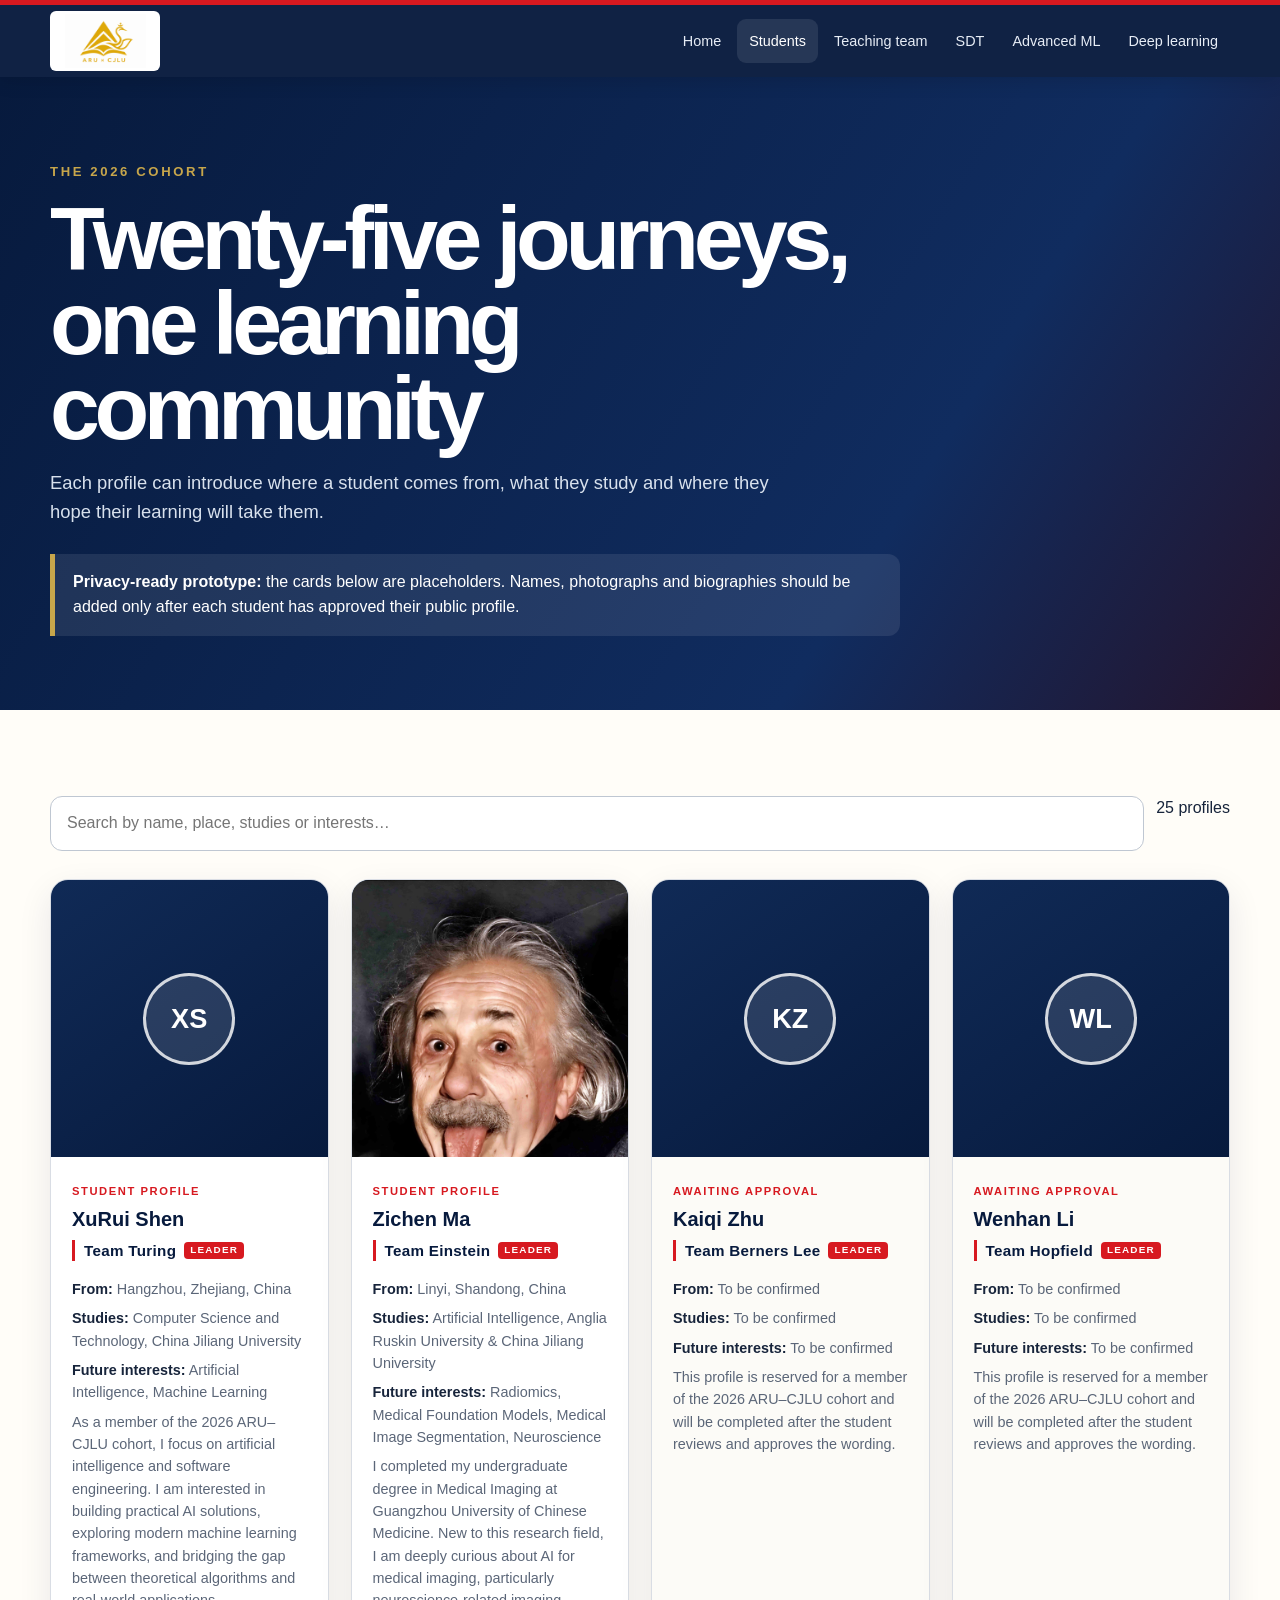
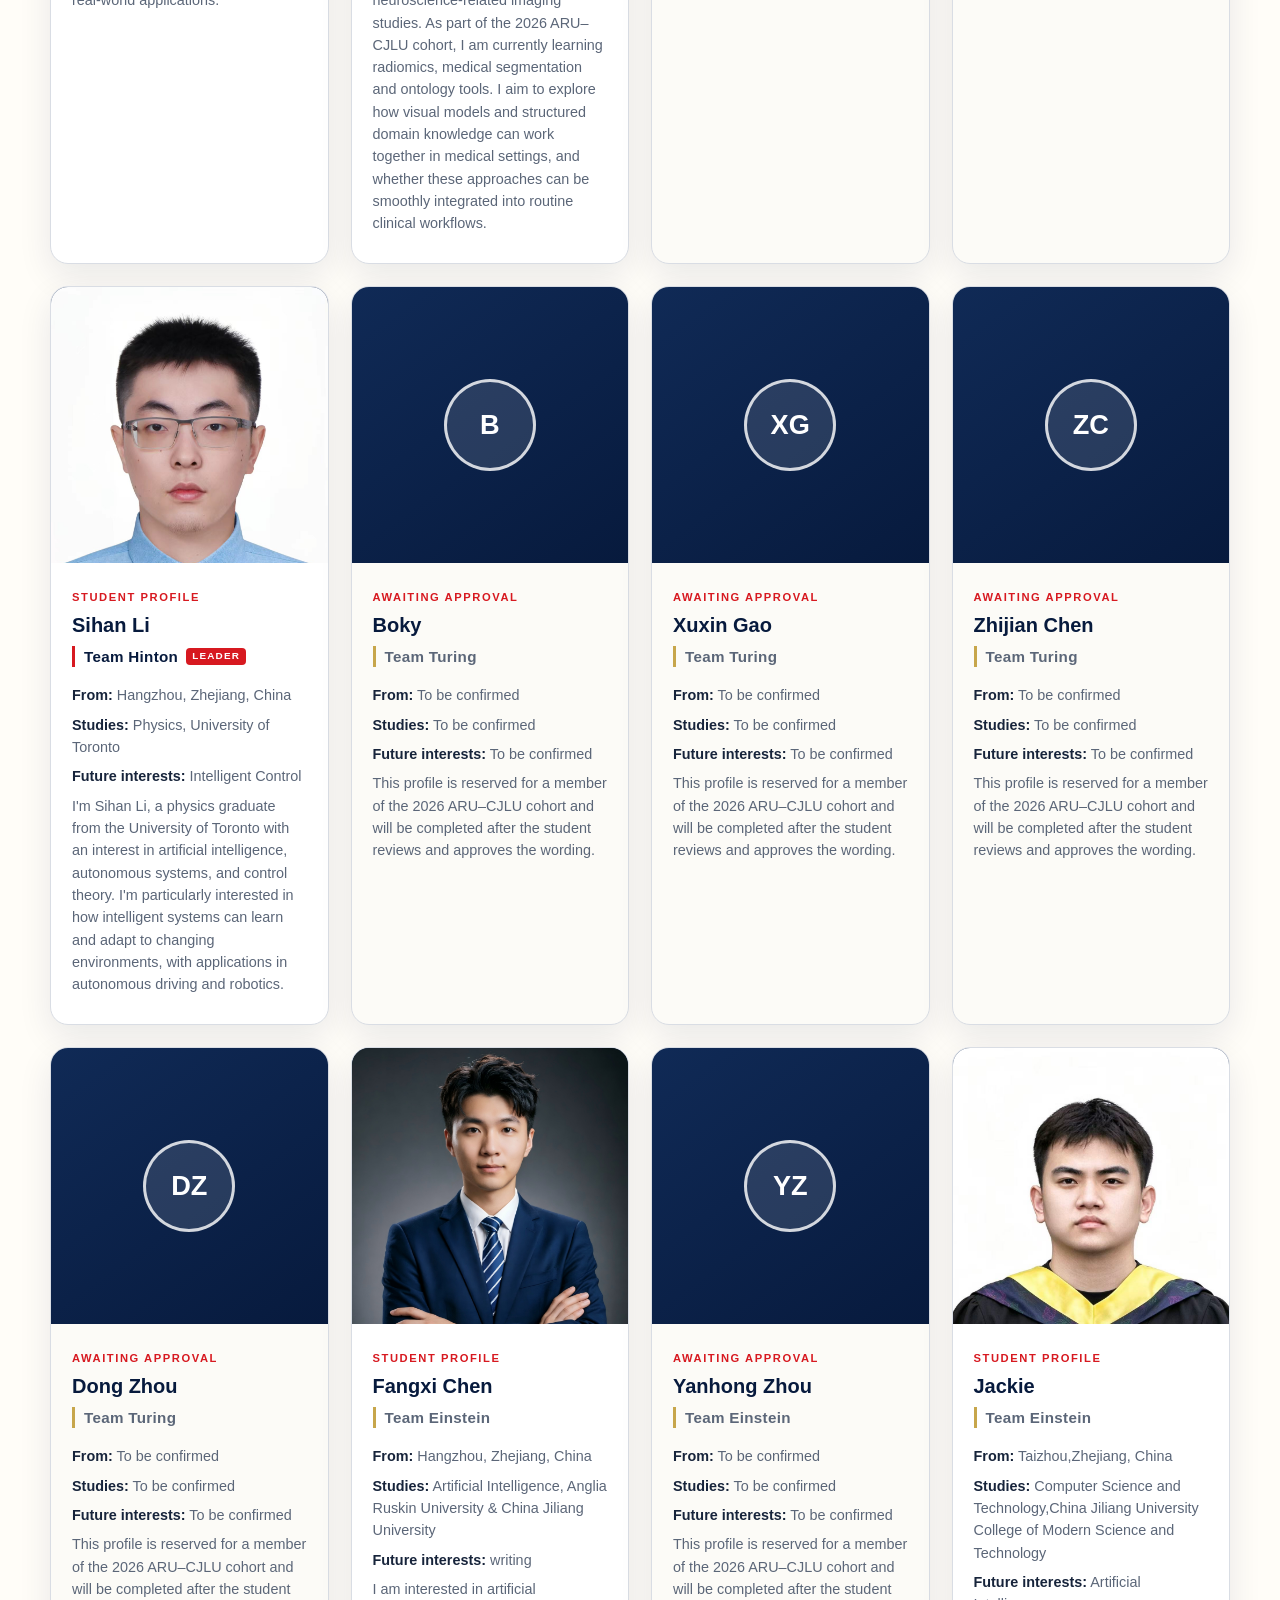
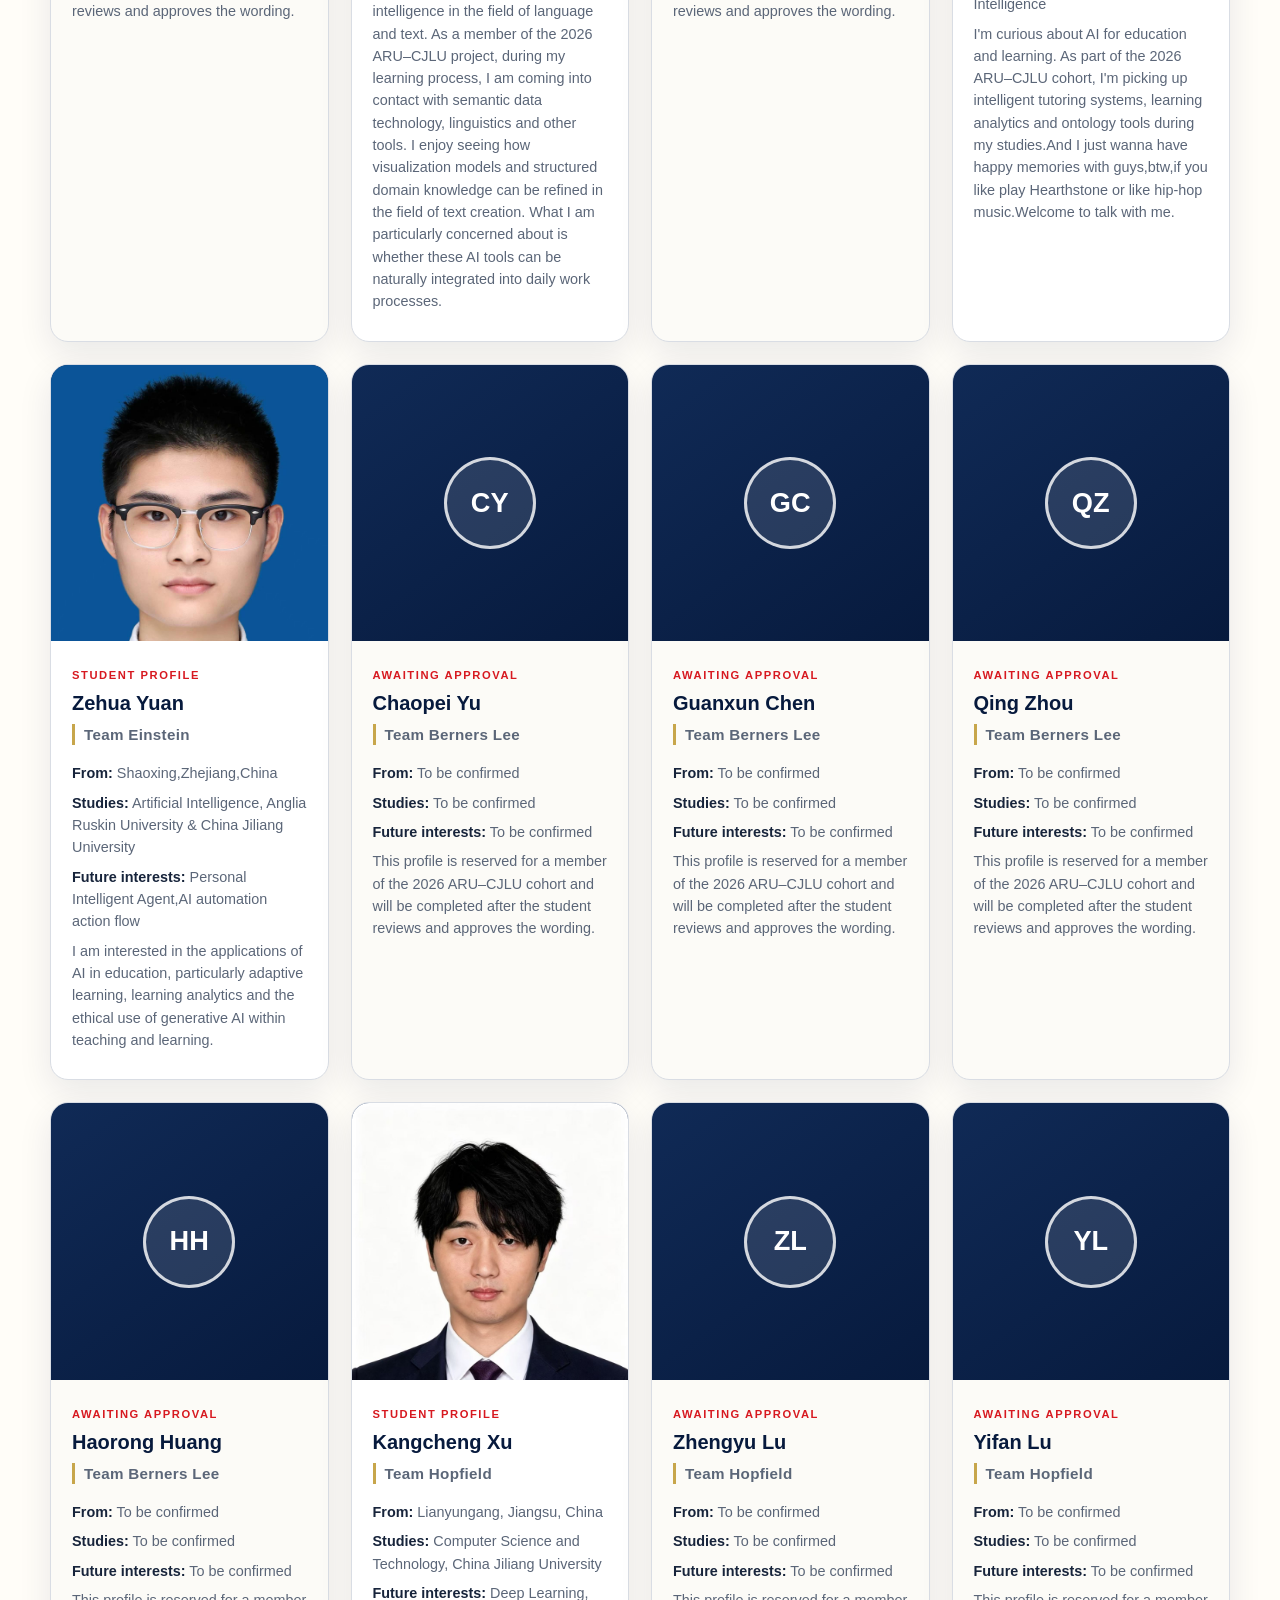
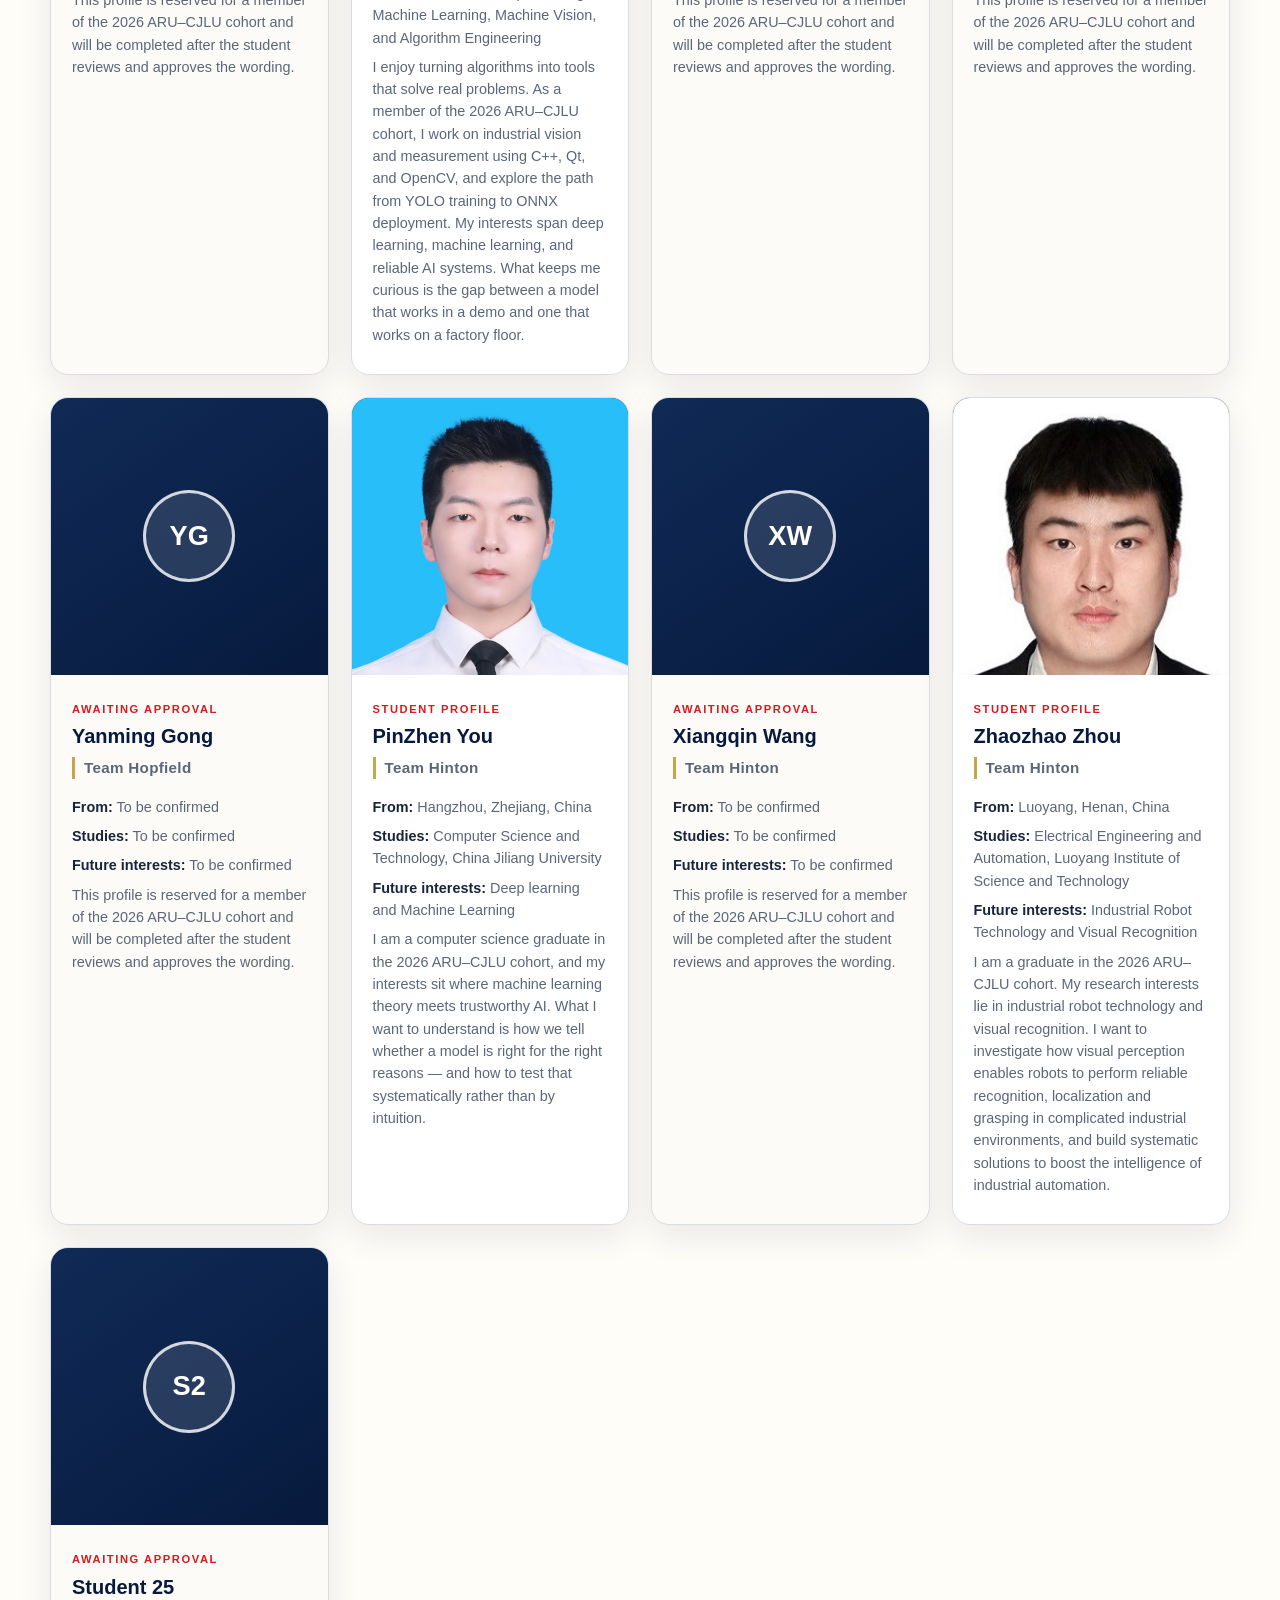
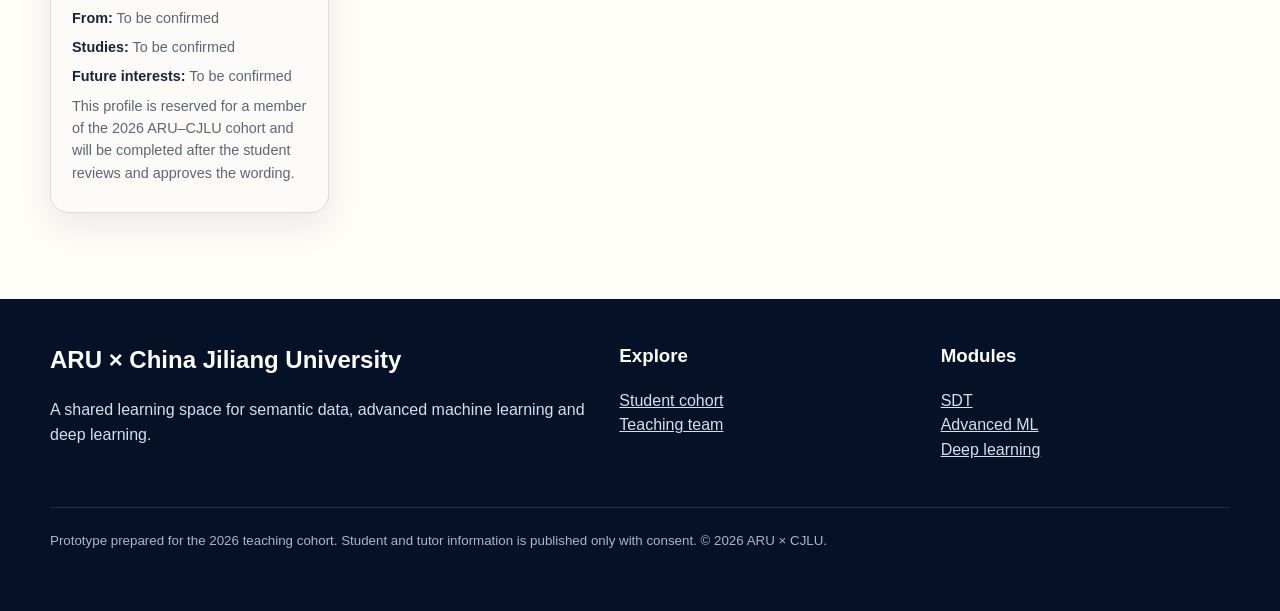
<file: docs/students.html>
<!doctype html>
<html lang="en">
<head>
  <meta charset="utf-8"><meta name="viewport" content="width=device-width,initial-scale=1">
  <meta name="description" content="Meet the 25 students in the ARU and China Jiliang University 2026 cohort.">
  <title>Students | ARU × CJLU</title><link rel="stylesheet" href="assets/css/site.css">
</head>
<body data-page="students">
  <a class="skip-link" href="#main">Skip to main content</a><div data-site-header></div>
  <main id="main">
    <section class="page-hero"><div class="content"><span class="eyebrow">The 2026 cohort</span><h1>Twenty-five journeys, one learning community</h1><p>Each profile can introduce where a student comes from, what they study and where they hope their learning will take them.</p><div class="privacy-note"><strong>Privacy-ready prototype:</strong> the cards below are placeholders. Names, photographs and biographies should be added only after each student has approved their public profile.</div></div></section>
    <section class="section"><div class="content">
      <div class="toolbar"><label for="student-search" class="sr-only">Search student profiles</label><input class="search-box" id="student-search" type="search" placeholder="Search by name, place, studies or interests…"><span id="student-count" aria-live="polite"></span></div>
      <div class="profile-grid" id="student-grid"></div>
    </div></section>
  </main>
  <div data-site-footer></div>
  <script src="assets/js/header-footer.js"></script><script src="assets/js/site.js"></script><script src="assets/js/students-data.js"></script><script src="assets/js/students.js"></script>
</body>
</html>
</file>
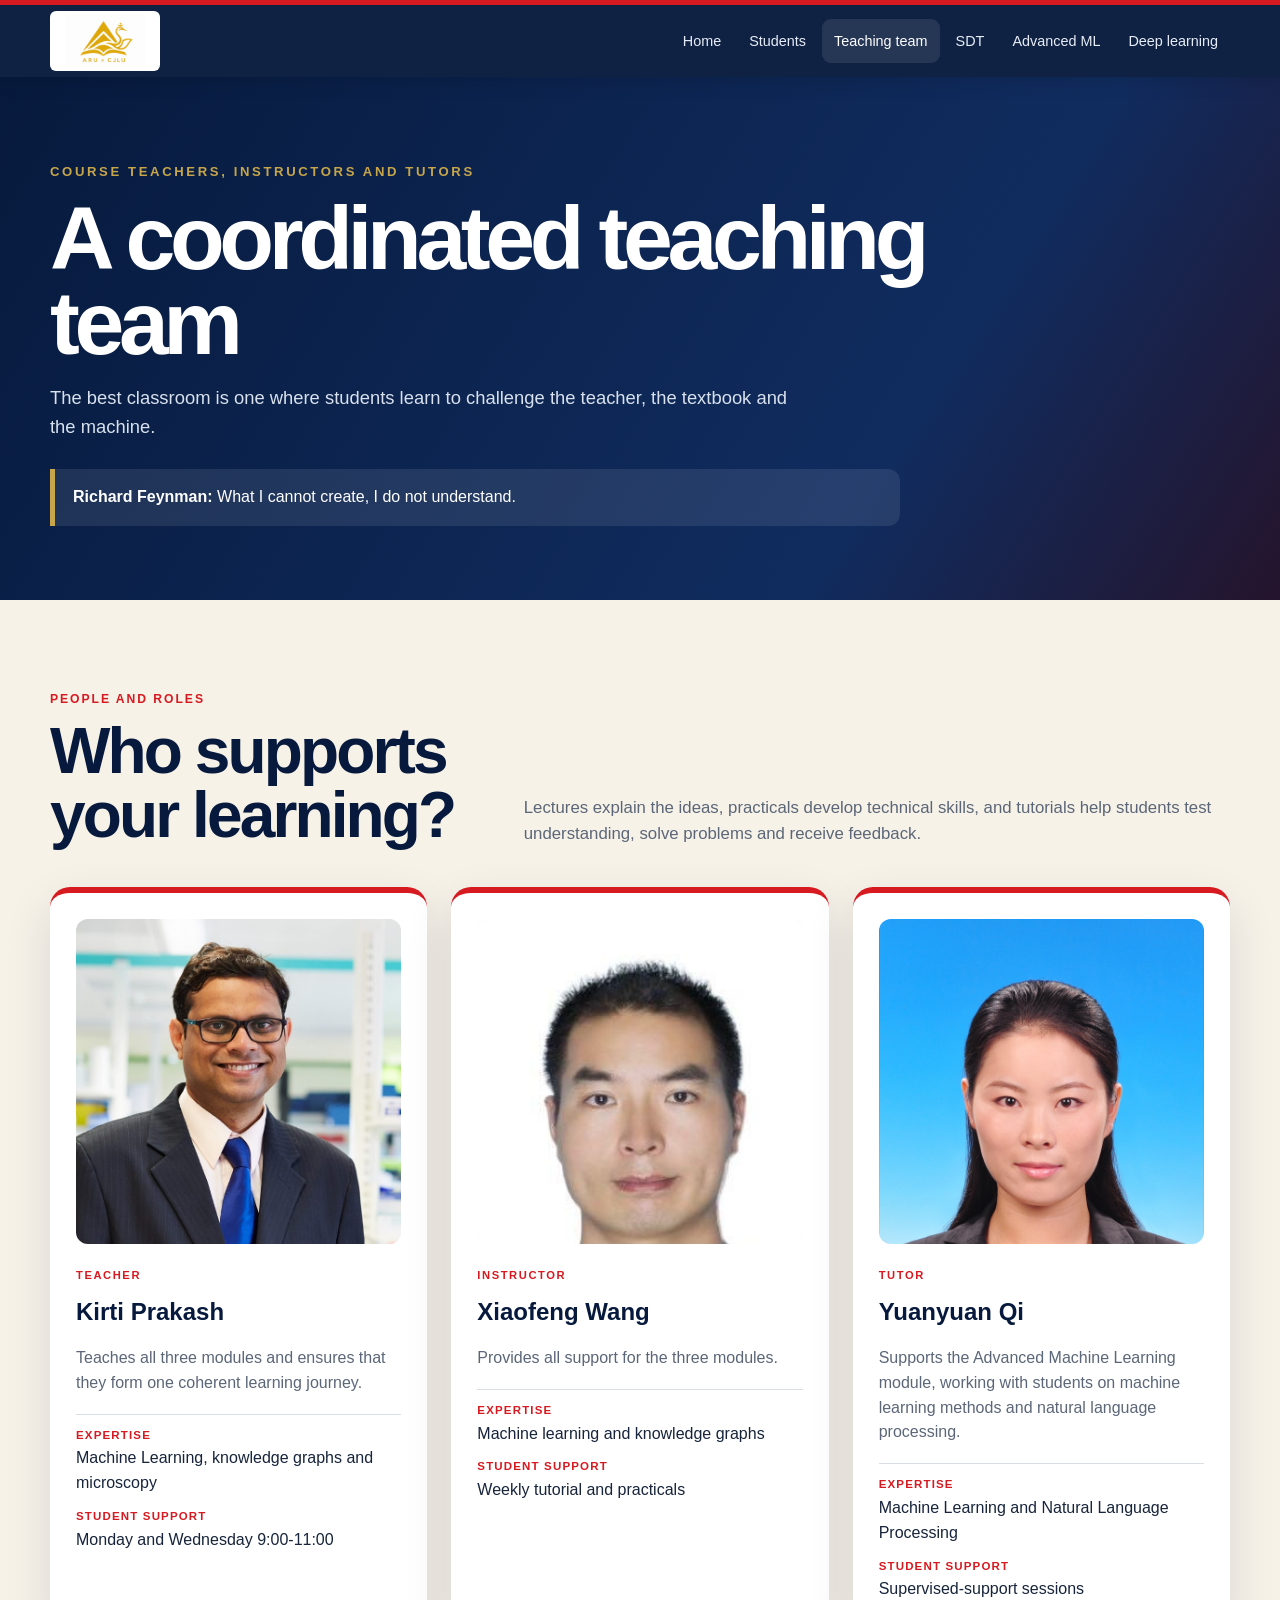
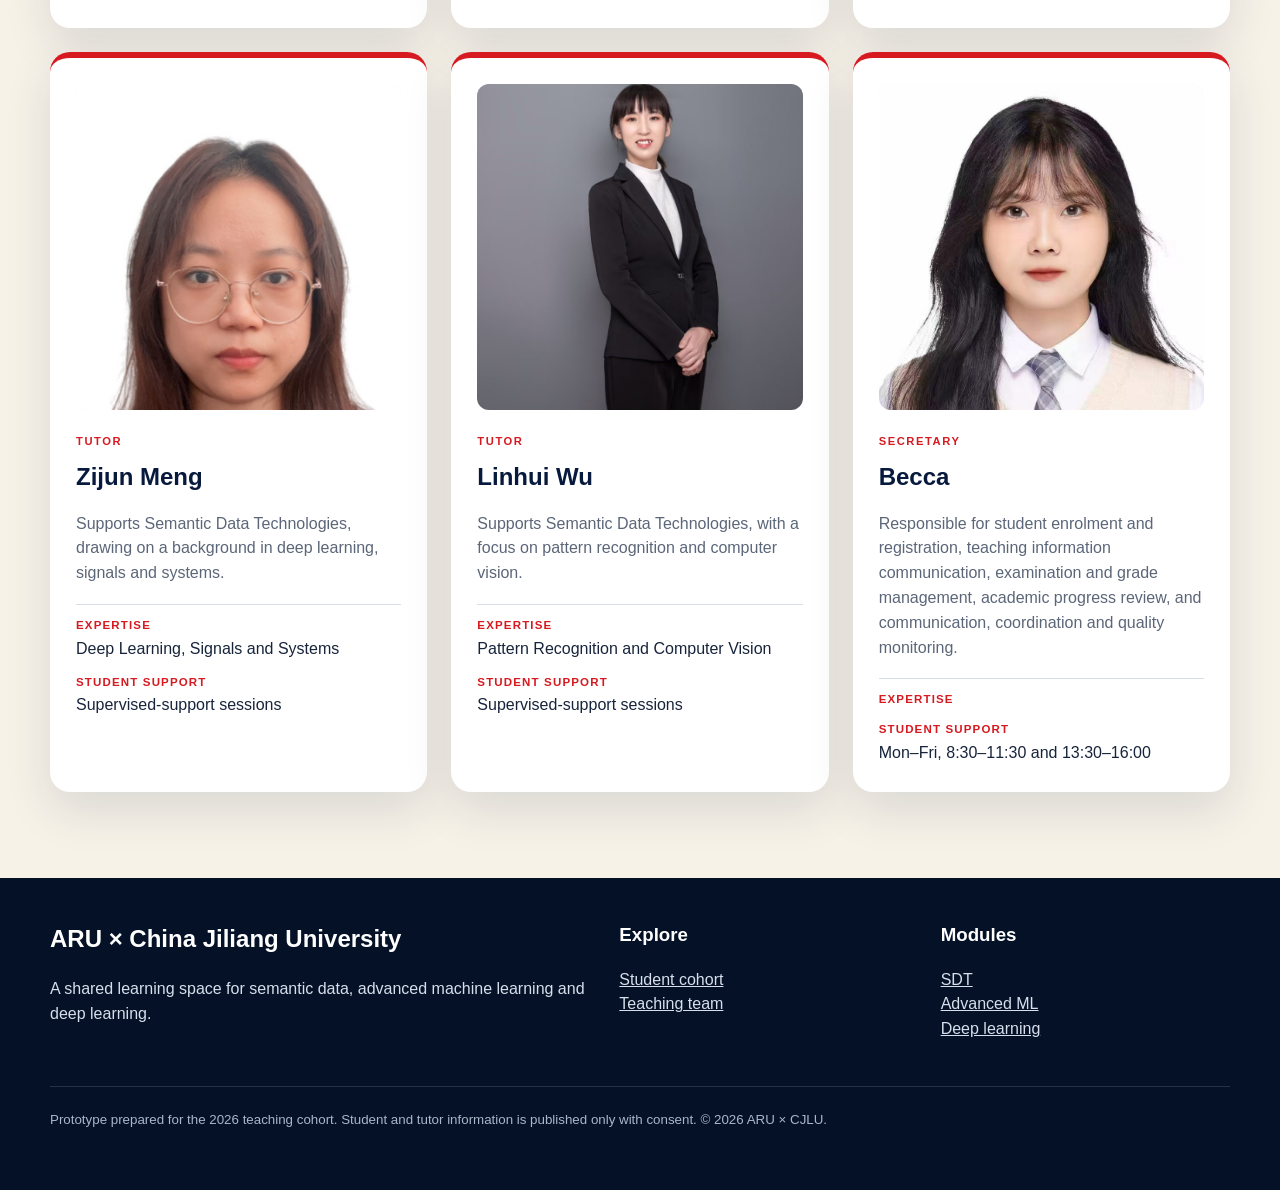
<file: docs/team.html>
<!doctype html>
<html lang="en">
<head><meta charset="utf-8"><meta name="viewport" content="width=device-width,initial-scale=1"><meta name="description" content="Course teachers, instructors and tutors for the ARU and CJLU teaching programme."><title>Teaching Team | ARU × CJLU</title><link rel="stylesheet" href="assets/css/site.css"></head>
<body data-page="team">
  <a class="skip-link" href="#main">Skip to main content</a><div data-site-header></div>
  <main id="main">
    <section class="page-hero"><div class="content"><span class="eyebrow">Course teachers, instructors and tutors</span><h1>A coordinated teaching team</h1><p>The best classroom is one where students learn to challenge the teacher, the textbook and the machine.</p><div class="privacy-note"><strong>Richard Feynman:</strong> What I cannot create, I do not understand.</div></div></section>
    <section class="section alt"><div class="content"><div class="section-head"><div><span class="kicker">People and roles</span><h2>Who supports your learning?</h2></div><p>Lectures explain the ideas, practicals develop technical skills, and tutorials help students test understanding, solve problems and receive feedback.</p></div><div class="team-grid" id="team-grid"></div></div></section>
  </main>
  <div data-site-footer></div>
  <script src="assets/js/header-footer.js"></script><script src="assets/js/site.js"></script><script src="assets/js/team-data.js"></script><script src="assets/js/team.js"></script>
</body>
</html>
</file>
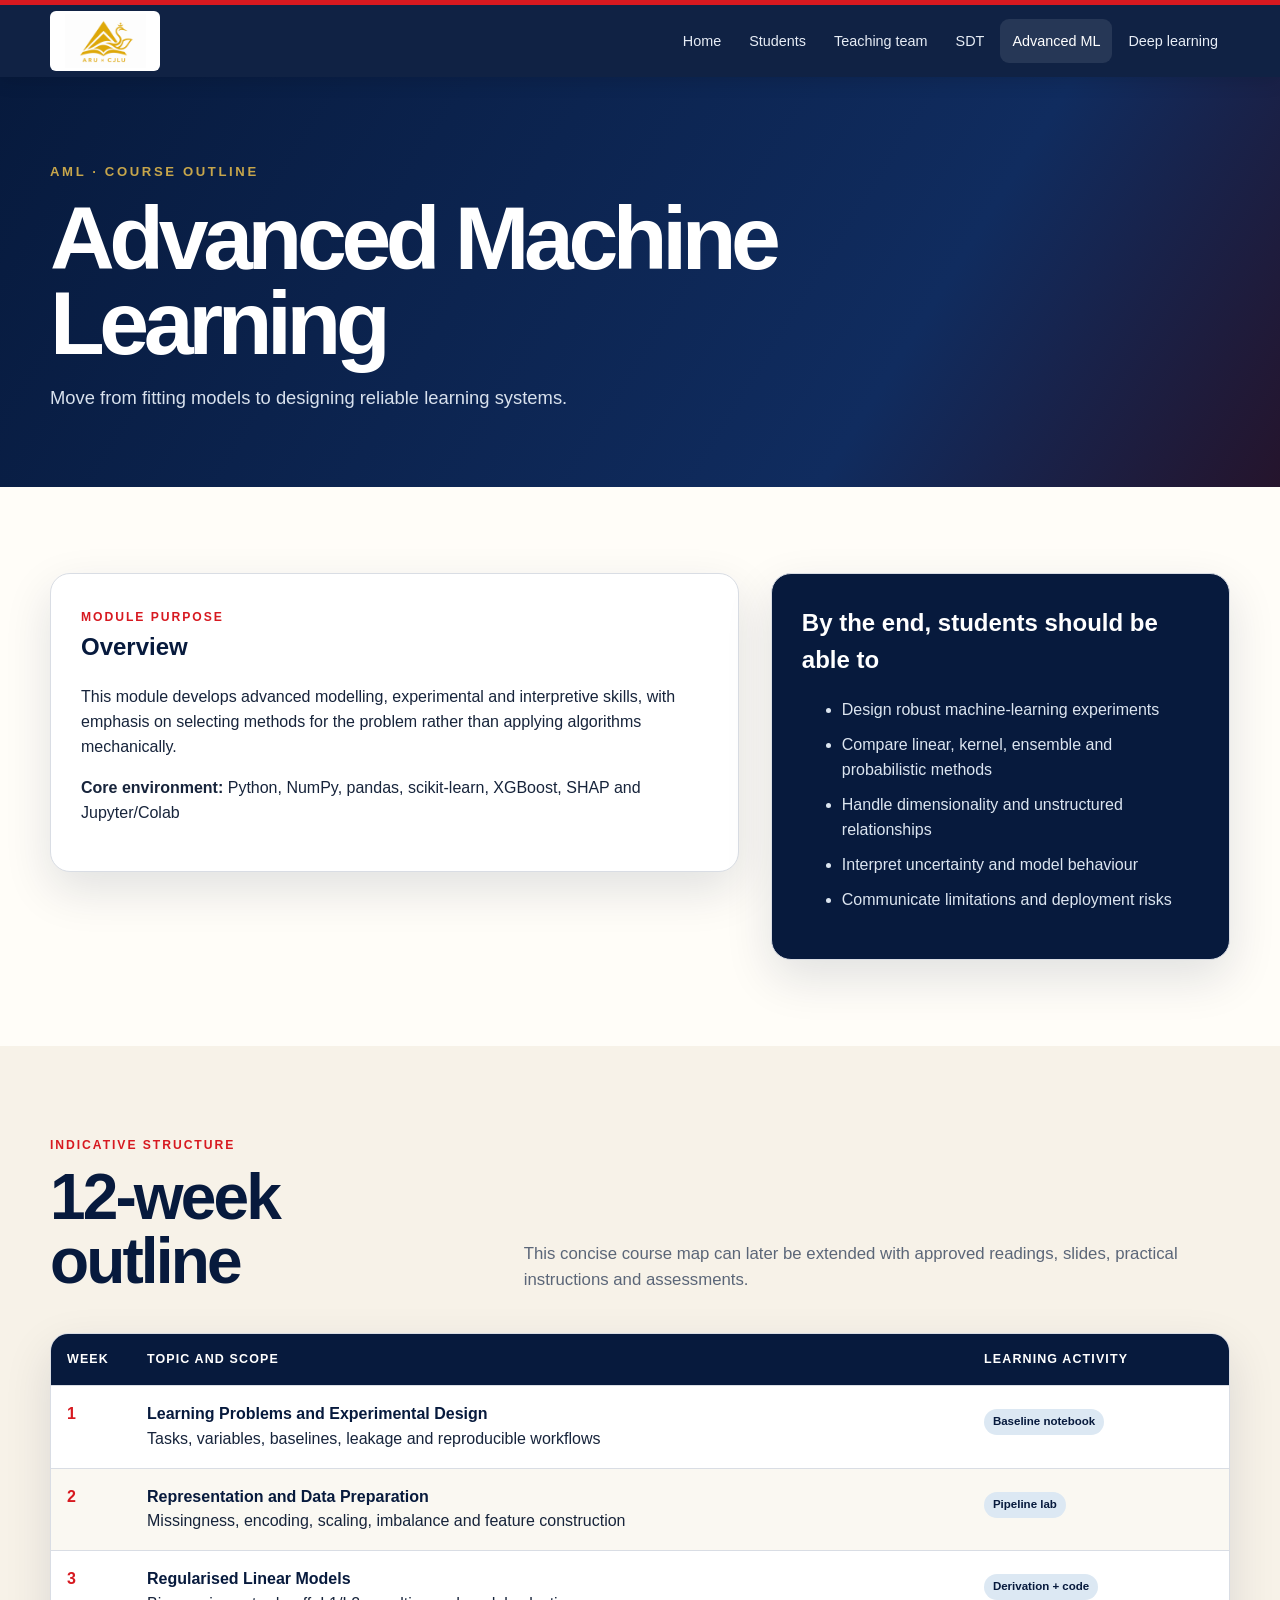
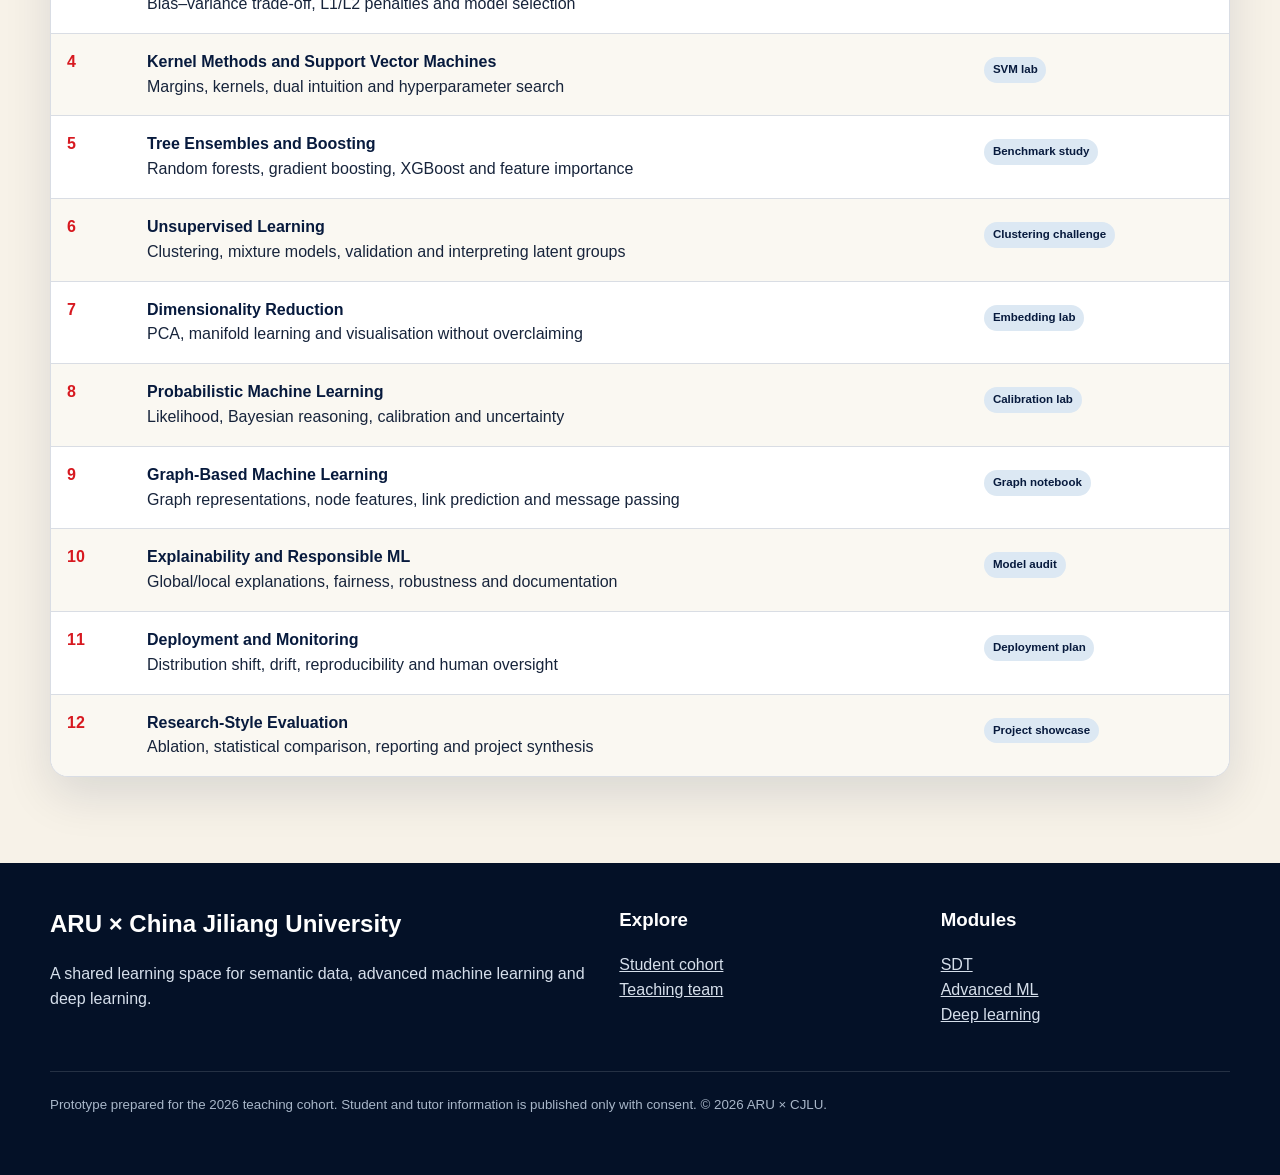
<file: docs/modules/advanced-machine-learning.html>
<!doctype html><html lang="en"><head><meta charset="utf-8"><meta name="viewport" content="width=device-width,initial-scale=1"><meta name="description" content="Advanced Machine Learning course outline for the ARU and CJLU teaching programme."><title>Advanced Machine Learning | ARU × CJLU</title><link rel="stylesheet" href="../assets/css/site.css"></head><body data-depth="module" data-module="aml" data-page="aml"><a class="skip-link" href="#main">Skip to main content</a><div data-site-header></div><main id="main"><section class="page-hero"><div class="content"><span class="eyebrow"><span data-module-code></span> · Course outline</span><h1 data-module-title></h1><p data-module-strapline></p></div></section><section class="section"><div class="content"><div class="module-summary"><article class="summary-panel"><span class="kicker">Module purpose</span><h2>Overview</h2><p data-module-summary></p><p><strong>Core environment:</strong> <span data-module-tools></span></p></article><aside class="outcomes"><h2>By the end, students should be able to</h2><ul data-module-outcomes></ul></aside></div></div></section><section class="section alt"><div class="content"><div class="section-head"><div><span class="kicker">Indicative structure</span><h2>12-week outline</h2></div><p>This concise course map can later be extended with approved readings, slides, practical instructions and assessments.</p></div><div class="outline-wrap"><table class="outline-table"><thead><tr><th>Week</th><th>Topic and scope</th><th>Learning activity</th></tr></thead><tbody data-module-weeks></tbody></table></div></div></section></main><div data-site-footer></div><script src="../assets/js/header-footer.js"></script><script src="../assets/js/site.js"></script><script src="../assets/js/modules.js"></script></body></html>
</file>
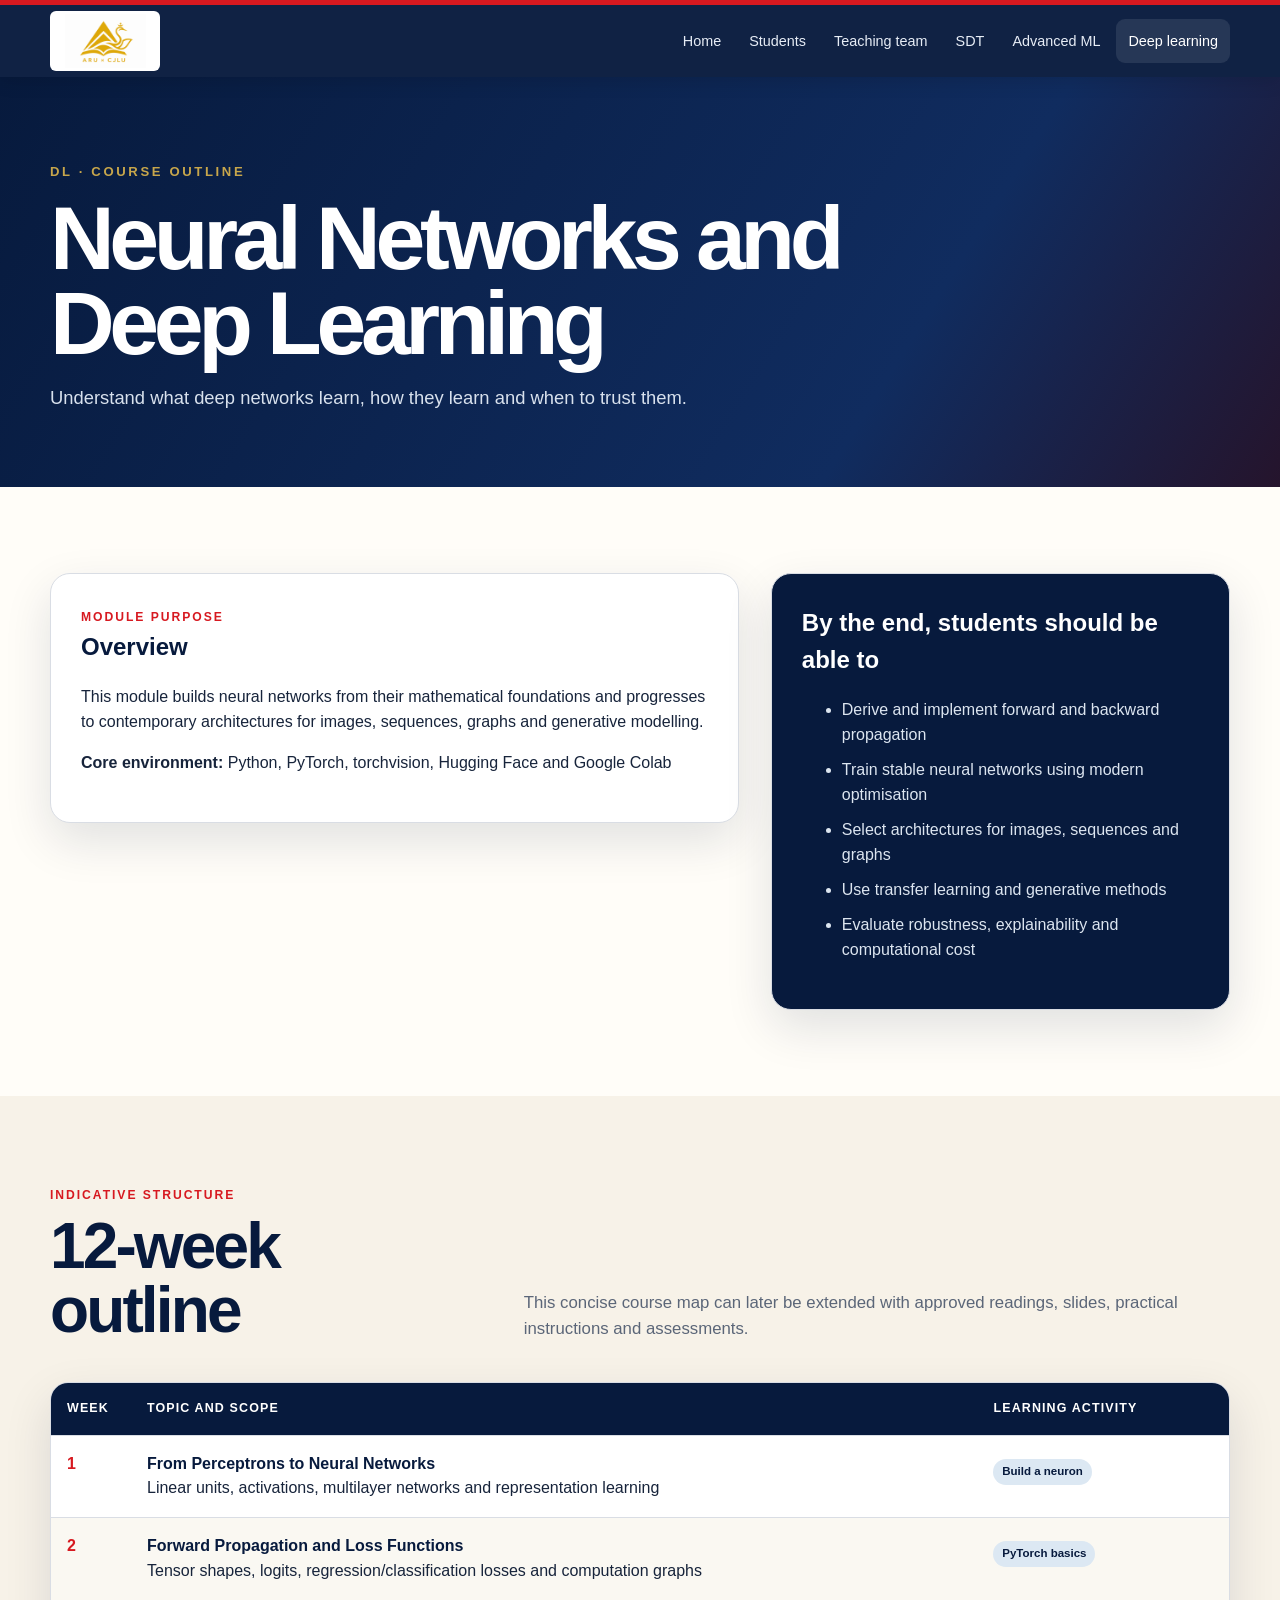
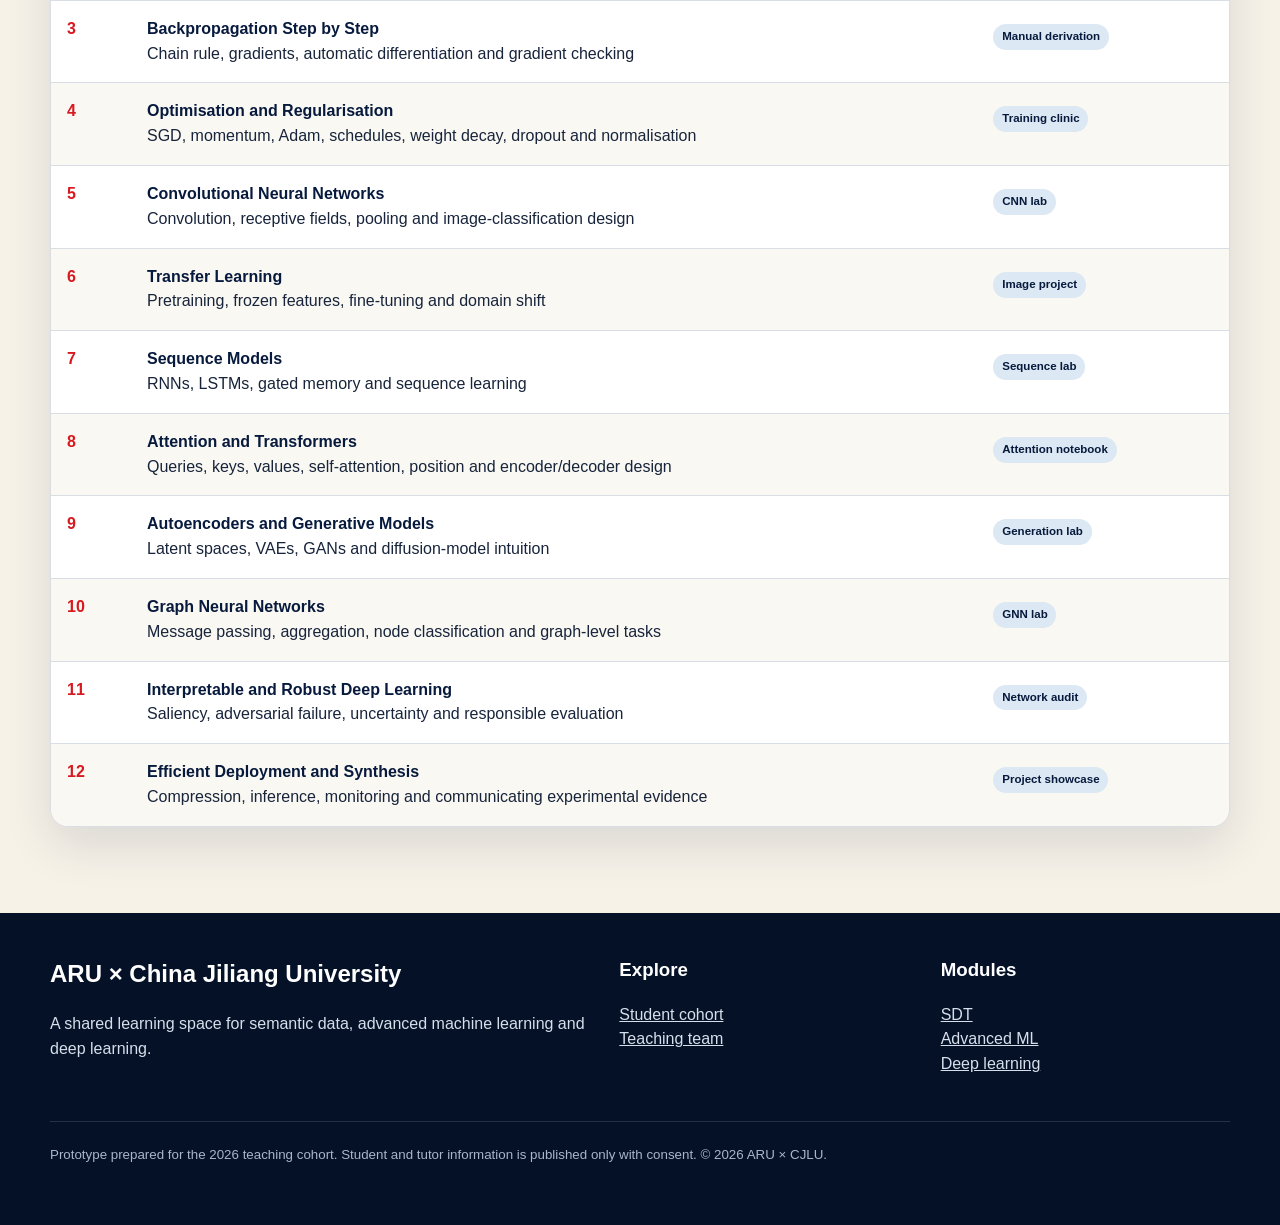
<file: docs/modules/deep-learning.html>
<!doctype html><html lang="en"><head><meta charset="utf-8"><meta name="viewport" content="width=device-width,initial-scale=1"><meta name="description" content="Neural Networks and Deep Learning course outline for the ARU and CJLU teaching programme."><title>Deep Learning | ARU × CJLU</title><link rel="stylesheet" href="../assets/css/site.css"></head><body data-depth="module" data-module="dl" data-page="dl"><a class="skip-link" href="#main">Skip to main content</a><div data-site-header></div><main id="main"><section class="page-hero"><div class="content"><span class="eyebrow"><span data-module-code></span> · Course outline</span><h1 data-module-title></h1><p data-module-strapline></p></div></section><section class="section"><div class="content"><div class="module-summary"><article class="summary-panel"><span class="kicker">Module purpose</span><h2>Overview</h2><p data-module-summary></p><p><strong>Core environment:</strong> <span data-module-tools></span></p></article><aside class="outcomes"><h2>By the end, students should be able to</h2><ul data-module-outcomes></ul></aside></div></div></section><section class="section alt"><div class="content"><div class="section-head"><div><span class="kicker">Indicative structure</span><h2>12-week outline</h2></div><p>This concise course map can later be extended with approved readings, slides, practical instructions and assessments.</p></div><div class="outline-wrap"><table class="outline-table"><thead><tr><th>Week</th><th>Topic and scope</th><th>Learning activity</th></tr></thead><tbody data-module-weeks></tbody></table></div></div></section></main><div data-site-footer></div><script src="../assets/js/header-footer.js"></script><script src="../assets/js/site.js"></script><script src="../assets/js/modules.js"></script></body></html>
</file>
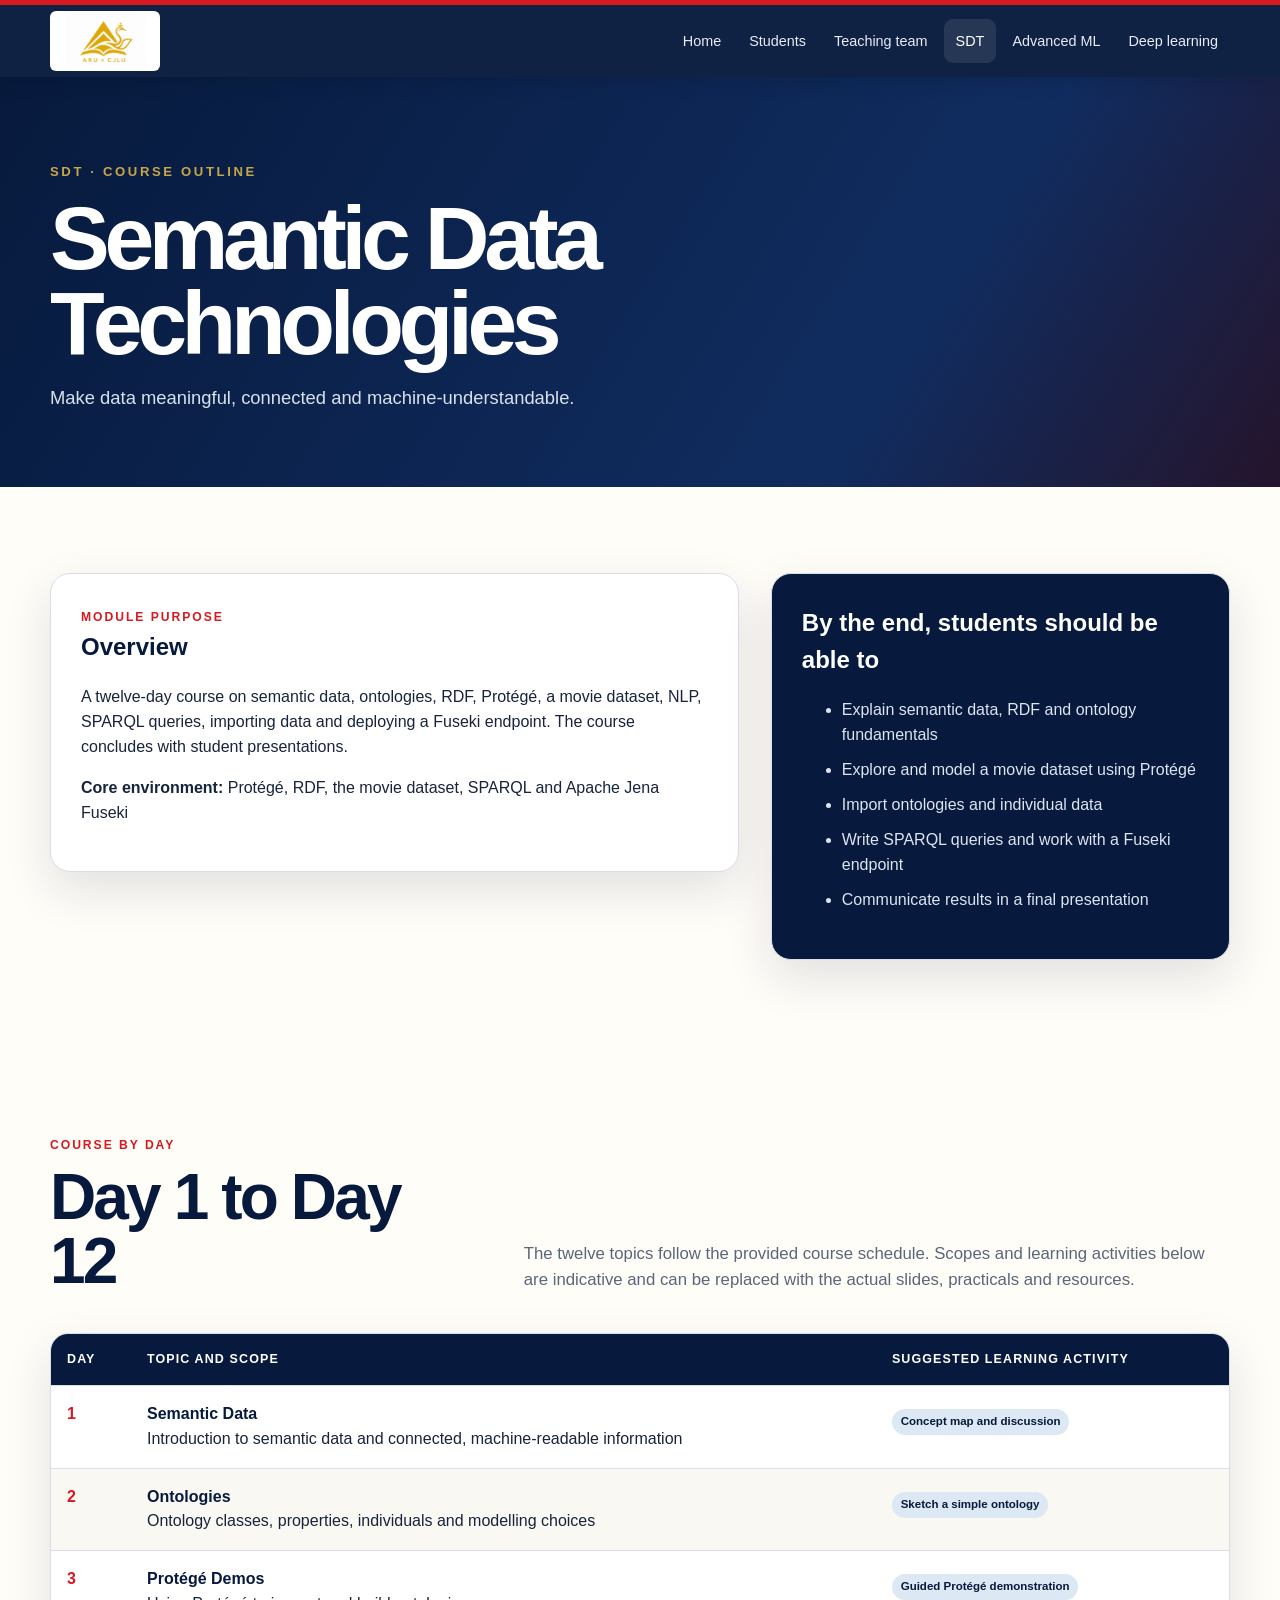
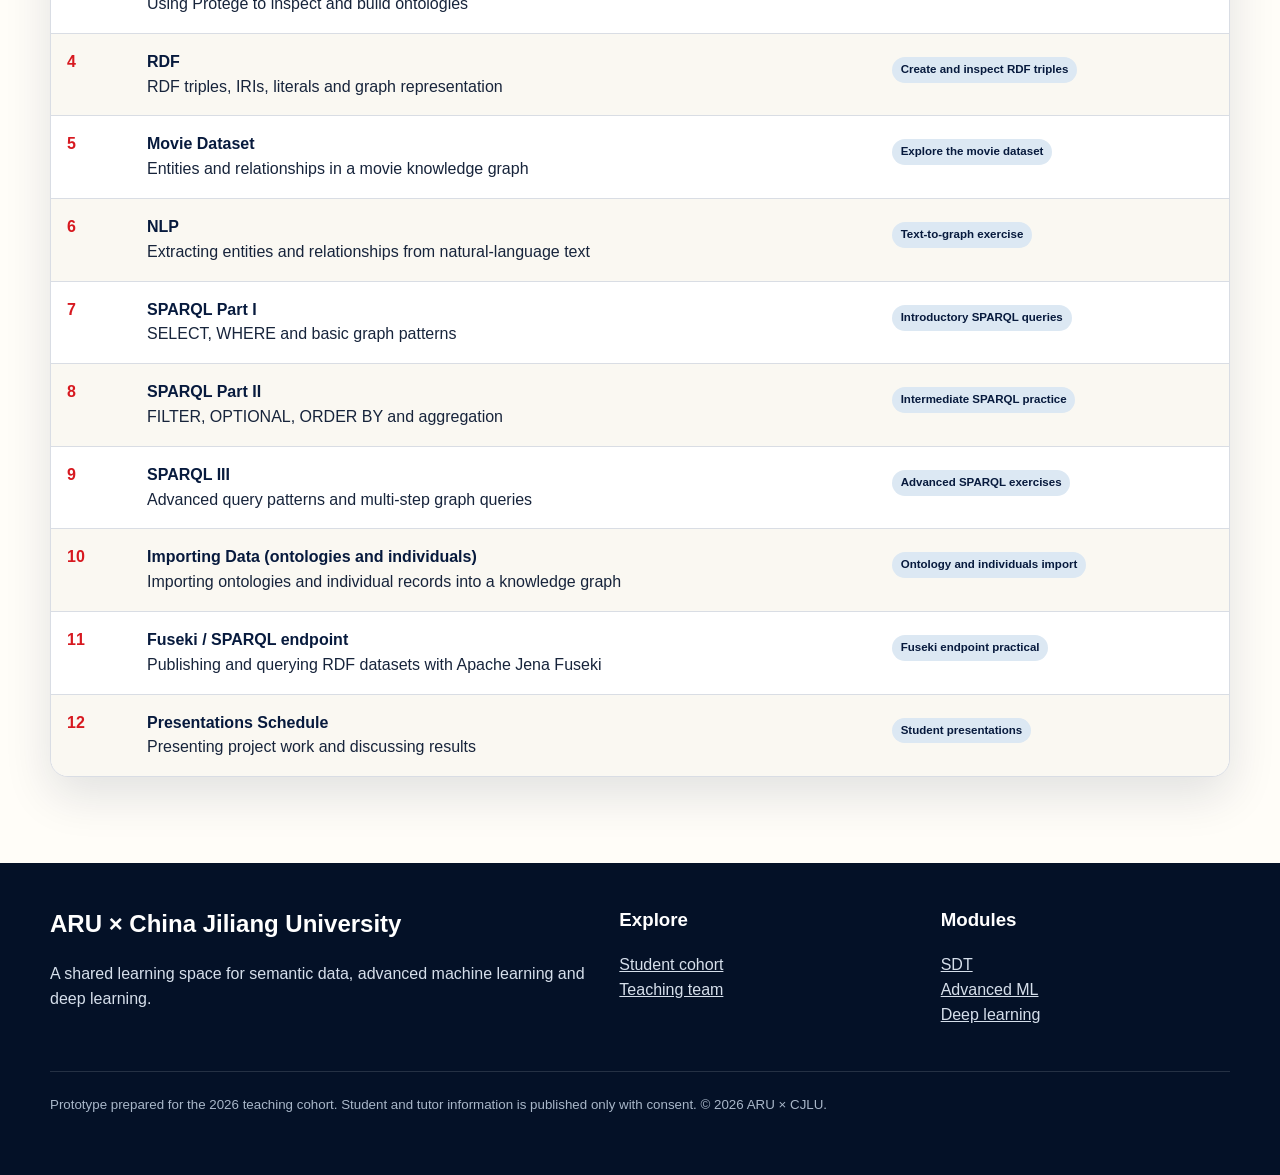
<file: docs/modules/semantic-data-technologies.html>
<!doctype html>
<html lang="en">
<head>
  <meta charset="utf-8">
  <meta name="viewport" content="width=device-width,initial-scale=1">
  <meta name="description" content="Semantic Data Technologies course outline for the ARU and CJLU teaching programme.">
  <title>Semantic Data Technologies | ARU × CJLU</title>
  <link rel="stylesheet" href="../assets/css/site.css">
</head>
<body data-depth="module" data-module="sdt" data-page="sdt">
  <a class="skip-link" href="#main">Skip to main content</a>
  <div data-site-header></div>
  <main id="main">
    <section class="page-hero">
      <div class="content">
        <span class="eyebrow"><span data-module-code></span> · Course outline</span>
        <h1 data-module-title></h1>
        <p data-module-strapline></p>
      </div>
    </section>

    <section class="section">
      <div class="content">
        <div class="module-summary">
          <article class="summary-panel">
            <span class="kicker">Module purpose</span>
            <h2>Overview</h2>
            <p data-module-summary></p>
            <p><strong>Core environment:</strong> <span data-module-tools></span></p>
          </article>
          <aside class="outcomes">
            <h2>By the end, students should be able to</h2>
            <ul data-module-outcomes></ul>
          </aside>
        </div>
      </div>
    </section>

  

    <section class="section" id="course-days">
      <div class="content">
        <div class="section-head">
          <div>
            <span class="kicker">Course by day</span>
            <h2>Day 1 to Day 12</h2>
          </div>
          <p>The twelve topics follow the provided course schedule. Scopes and learning activities below are indicative and can be replaced with the actual slides, practicals and resources.</p>
        </div>
        <div class="outline-wrap">
          <table class="outline-table" aria-label="Semantic Data Technologies twelve-day course outline">
            <thead><tr><th>Day</th><th>Topic and scope</th><th>Suggested learning activity</th></tr></thead>
            <tbody data-module-days></tbody>
          </table>
        </div>
      </div>
    </section>

  </main>
  <div data-site-footer></div>
  <script src="../assets/js/header-footer.js"></script>
  <script src="../assets/js/site.js"></script>
  <script src="../assets/js/modules.js"></script>
</body>
</html>
</file>
<file: docs/assets/css/site.css>
:root {
  --navy: #071a3d;
  --navy-2: #102a56;
  --red: #d71920;
  --gold: #c7a64b;
  --blue-grey: #6f8299;
  --cream: #f7f2e8;
  --paper: #fffdf8;
  --pink: #f5dfe2;
  --sky: #dce8f3;
  --ink: #17243b;
  --muted: #5b6678;
  --line: #d9dde4;
  --shadow: 0 18px 48px rgba(7, 26, 61, .12);
  --radius: 22px;
}

* { box-sizing: border-box; }
html { scroll-behavior: smooth; }
body {
  margin: 0;
  color: var(--ink);
  background: var(--paper);
  font-family: Arial, Helvetica, sans-serif;
  line-height: 1.55;
}
a { color: inherit; }
img { max-width: 100%; }
.sr-only { position: absolute !important; width: 1px !important; height: 1px !important; padding: 0 !important; margin: -1px !important; overflow: hidden !important; clip: rect(0,0,0,0) !important; white-space: nowrap !important; border: 0 !important; }
.skip-link { position: absolute; left: -999px; top: 0; z-index: 99; }
.skip-link:focus { left: 1rem; top: 1rem; padding: .75rem 1rem; background: white; color: var(--navy); }

.site-header {
  position: sticky;
  top: 0;
  z-index: 30;
  color: #fff;
  background: rgba(7, 26, 61, .96);
  border-top: 5px solid var(--red);
  box-shadow: 0 4px 18px rgba(0,0,0,.12);
}
.header-inner {
  width: min(1180px, calc(100% - 40px));
  min-height: 72px;
  margin: auto;
  display: flex;
  align-items: center;
  justify-content: space-between;
  gap: 24px;
}
.brand { display: flex; align-items: center; gap: 13px; text-decoration: none; }
.brand-mark {
  width: 46px; height: 46px; border-radius: 14px;
  display: grid; place-items: center;
  color: var(--navy); background: var(--gold);
  font-weight: 900; letter-spacing: -.08em;
}
.brand-copy strong { display: block; font-size: .98rem; }
.brand-copy span { display: block; color: #c8d3e3; font-size: .76rem; letter-spacing: .08em; text-transform: uppercase; }
.nav-toggle { display: none; border: 1px solid #ffffff55; color: #fff; background: transparent; padding: .55rem .75rem; border-radius: 10px; }
.site-nav { display: flex; align-items: center; gap: 4px; }
.site-nav a { padding: .7rem .75rem; border-radius: 9px; text-decoration: none; color: #e7edf6; font-size: .9rem; }
.site-nav a:hover, .site-nav a:focus-visible, .site-nav a[aria-current="page"] { color: #fff; background: #ffffff18; }

.hero {
  position: relative;
  min-height: 650px;
  color: #fff;
  overflow: hidden;
  background:
    radial-gradient(circle at 78% 44%, rgba(199,166,75,.16), transparent 24%),
    radial-gradient(circle at 85% 70%, rgba(215,25,32,.16), transparent 28%),
    linear-gradient(125deg, #061e4a 0%, #071a3d 58%, #1b1229 100%);
}
.hero::before {
  content: ""; position: absolute; inset: 0; opacity: .42;
  background-image: radial-gradient(circle, rgba(255,255,255,.55) 1.3px, transparent 1.5px);
  background-size: 52px 52px;
  mask-image: linear-gradient(90deg, transparent 38%, black 100%);
}
.hero::after {
  content: ""; position: absolute; right: -70px; top: 75px; width: 620px; height: 620px;
  border: 1px solid rgba(255,255,255,.11); border-radius: 50%;
  box-shadow: 0 0 0 80px rgba(255,255,255,.018), 0 0 0 160px rgba(255,255,255,.014);
}
.hero-inner {
  position: relative; z-index: 2;
  width: min(1180px, calc(100% - 40px)); margin: auto;
  padding: 112px 0 80px;
}
.eyebrow { color: var(--gold); font-size: .82rem; font-weight: 800; letter-spacing: .2em; text-transform: uppercase; }
.hero h1 { max-width: 850px; margin: 20px 0 26px; font-size: clamp(3.5rem, 8.4vw, 7.2rem); line-height: .87; letter-spacing: -.065em; }
.hero h1 span { color: var(--gold); }
.hero-lead { max-width: 720px; margin: 0 0 28px; font-size: clamp(1.05rem, 2vw, 1.38rem); color: #e1e8f2; }
.hero-meta { display: flex; flex-wrap: wrap; gap: 14px 28px; margin: 0 0 34px; color: #becbda; font-size: .9rem; }
.hero-meta strong { color: #fff; }
.button-row { display: flex; flex-wrap: wrap; gap: 12px; }
.button { display: inline-flex; align-items: center; gap: 9px; padding: .82rem 1.15rem; border-radius: 999px; font-weight: 800; text-decoration: none; background: #fff; color: var(--navy); border: 2px solid transparent; }
.button:hover { transform: translateY(-2px); box-shadow: 0 10px 26px rgba(0,0,0,.22); }
.button.secondary { color: #fff; background: transparent; border-color: #ffffff66; }
.button.red { color: #fff; background: var(--red); }

.content { width: min(1180px, calc(100% - 40px)); margin: auto; }
.section { padding: 86px 0; }
.section.alt { background: var(--cream); }
.section-head { display: grid; grid-template-columns: minmax(0, .75fr) minmax(320px, 1.25fr); gap: 50px; align-items: end; margin-bottom: 40px; }
.section-head h2 { margin: 8px 0 0; color: var(--navy); font-size: clamp(2.2rem, 5vw, 4rem); line-height: 1; letter-spacing: -.045em; }
.section-head p { margin: 0; color: var(--muted); font-size: 1.05rem; }
.kicker { color: var(--red); text-transform: uppercase; letter-spacing: .16em; font-size: .76rem; font-weight: 900; }

.module-grid, .profile-grid, .feature-grid { display: grid; gap: 22px; }
.module-grid { grid-template-columns: repeat(3, 1fr); }
.module-card { position: relative; min-height: 330px; padding: 30px; border-radius: var(--radius); overflow: hidden; background: #fff; border: 1px solid var(--line); box-shadow: var(--shadow); }
.module-card::after { content: ""; position: absolute; right: -55px; bottom: -55px; width: 180px; height: 180px; border: 34px solid var(--sky); border-radius: 50%; opacity: .75; }
.module-card:nth-child(2)::after { border-color: var(--pink); }
.module-card:nth-child(3)::after { border-color: #e7ddbd; }
.module-no { display: inline-grid; place-items: center; width: 54px; height: 54px; border-radius: 16px; color: #fff; background: var(--navy); font-size: 1.2rem; font-weight: 900; }
.module-card h3 { position: relative; z-index: 1; margin: 22px 0 12px; color: var(--navy); font-size: 1.65rem; line-height: 1.1; }
.module-card p { position: relative; z-index: 1; color: var(--muted); }
.text-link { position: relative; z-index: 1; font-weight: 900; color: var(--red); text-decoration-thickness: 2px; text-underline-offset: 4px; }

.band { color: #fff; background: var(--navy); border-left: 12px solid var(--gold); padding: 34px 0; }
.band .content { display: flex; align-items: center; justify-content: space-between; gap: 28px; }
.band h2 { margin: 0 0 4px; font-size: 1.7rem; }
.band p { margin: 0; color: #c9d3e1; }

.page-hero { color: #fff; background: linear-gradient(122deg, var(--navy), #102c5f 70%, #25142c); padding: 82px 0 74px; }
.page-hero h1 { max-width: 900px; margin: 12px 0 18px; font-size: clamp(3rem, 7vw, 6rem); line-height: .95; letter-spacing: -.06em; }
.page-hero p { max-width: 760px; margin: 0; color: #d8e1ed; font-size: 1.15rem; }
.privacy-note { margin-top: 28px; max-width: 850px; padding: 16px 18px; border-left: 5px solid var(--gold); background: rgba(255,255,255,.09); border-radius: 0 12px 12px 0; }

.toolbar { display: flex; flex-wrap: wrap; gap: 12px; margin: 0 0 28px; }
.search-box { flex: 1 1 280px; padding: .9rem 1rem; border: 1px solid #bfc7d2; border-radius: 12px; font: inherit; background: #fff; }
.search-box:focus { outline: 3px solid rgba(199,166,75,.35); border-color: var(--navy); }
.profile-grid { grid-template-columns: repeat(4, 1fr); }
.profile-card { overflow: hidden; background: #fff; border: 1px solid var(--line); border-radius: 18px; box-shadow: 0 12px 34px rgba(7,26,61,.09); }
.portrait { aspect-ratio: 4/3; display: grid; place-items: center; color: #fff; background: linear-gradient(145deg, var(--navy-2), var(--navy)); position: relative; overflow: hidden; }
.portrait::after { content: ""; position: absolute; width: 150px; height: 150px; border-radius: 50%; border: 26px solid rgba(199,166,75,.27); right: -35px; bottom: -40px; }
.portrait img { width: 100%; height: 100%; object-fit: cover; }
.initials { width: 92px; height: 92px; border-radius: 50%; display: grid; place-items: center; border: 3px solid rgba(255,255,255,.8); background: rgba(255,255,255,.12); font-weight: 900; font-size: 1.7rem; }
.profile-copy { padding: 21px; }
.profile-role { color: var(--red); font-size: .7rem; font-weight: 900; letter-spacing: .14em; text-transform: uppercase; }
.profile-copy h2, .profile-copy h3 { margin: 5px 0 8px; color: var(--navy); font-size: 1.25rem; line-height: 1.15; }
.profile-copy p { margin: 7px 0; color: var(--muted); font-size: .9rem; }
.profile-copy strong { color: var(--ink); }
/* Student group label: a quiet left-bar label under the name. Deliberately
   plain so it does not compete with the red role label above it; the group
   leader swaps the bar to red and gains a small LEADER badge. */
.profile-group {
  display: inline-flex;
  align-items: center;
  gap: 8px;
  margin: 0 0 10px;
  padding-left: 9px;
  border-left: 3px solid var(--gold);
  color: var(--muted);
  font-size: .95rem;
  font-weight: 700;
  letter-spacing: .02em;
  line-height: 1.4;
}
.profile-group.is-leader {
  border-left-color: var(--red);
  color: var(--navy);
}
.profile-group-lead {
  padding: 1px 6px 2px;
  border-radius: 4px;
  background: var(--red);
  color: #fff;
  font-size: .62rem;
  font-weight: 900;
  letter-spacing: .12em;
  text-transform: uppercase;
}
.profile-card.placeholder { background: #fcfbf7; }

.team-grid { display: grid; grid-template-columns: repeat(3, 1fr); gap: 24px; }
.team-card { padding: 26px; border-radius: 20px; border-top: 6px solid var(--red); background: #fff; box-shadow: var(--shadow); }
.team-card .portrait { border-radius: 14px; aspect-ratio: 5/3; margin-bottom: 20px; }
.team-card h2 { color: var(--navy); margin: 6px 0 8px; }
.team-card p { color: var(--muted); }
.team-card dl { margin: 18px 0 0; border-top: 1px solid var(--line); }
.team-card dt { margin-top: 12px; color: var(--red); font-size: .72rem; font-weight: 900; letter-spacing: .1em; text-transform: uppercase; }
.team-card dd { margin: 2px 0 0; }

.module-summary { display: grid; grid-template-columns: 1.2fr .8fr; gap: 32px; align-items: start; }
.summary-panel, .outcomes { padding: 30px; border-radius: 20px; background: #fff; border: 1px solid var(--line); box-shadow: var(--shadow); }
.summary-panel h2, .outcomes h2 { margin-top: 0; color: var(--navy); }
.outcomes { background: var(--navy); color: #fff; }
.outcomes h2 { color: #fff; }
.outcomes li { margin: .65rem 0; color: #dce5f0; }

.outline-table { width: 100%; border-collapse: separate; border-spacing: 0; overflow: hidden; border: 1px solid var(--line); border-radius: 18px; background: #fff; box-shadow: var(--shadow); }
.outline-table th { padding: 16px; color: #fff; background: var(--navy); text-align: left; font-size: .78rem; letter-spacing: .09em; text-transform: uppercase; }
.outline-table td { padding: 16px; border-top: 1px solid var(--line); vertical-align: top; }
.outline-table tr:nth-child(even) td { background: #faf8f2; }
.outline-table td:first-child { width: 80px; color: var(--red); font-weight: 900; }
.outline-table strong { color: var(--navy); }
.tag { display: inline-block; margin-top: 7px; padding: .25rem .55rem; border-radius: 999px; color: var(--navy); background: var(--sky); font-size: .72rem; font-weight: 800; }

.journey { display: grid; grid-template-columns: repeat(5, 1fr); gap: 10px; }
.journey-step { position: relative; padding: 25px 18px; min-height: 155px; border-radius: 16px; background: var(--cream); }
.journey-step:nth-child(2), .journey-step:nth-child(5) { background: var(--sky); }
.journey-step:nth-child(3) { background: var(--pink); }
.journey-step:nth-child(4) { color: #fff; background: var(--navy); }
.journey-step b { display: block; color: var(--red); font-size: 1.25rem; }
.journey-step:nth-child(4) b { color: var(--gold); }
.journey-step span { display: block; margin-top: 9px; font-weight: 800; }
.journey-step p { margin: 6px 0 0; font-size: .86rem; }

.site-footer { padding: 42px 0; color: #d6dfeb; background: #041127; }
.footer-grid { display: grid; grid-template-columns: 1.3fr .7fr .7fr; gap: 32px; }
.site-footer h2, .site-footer h3 { margin-top: 0; color: #fff; }
.site-footer a { color: #d6dfeb; }
.site-footer small { color: #a9b7c9; }
.footer-note { margin-top: 28px; padding-top: 20px; border-top: 1px solid #ffffff22; }
.empty-state { padding: 34px; border: 1px dashed var(--blue-grey); border-radius: 16px; color: var(--muted); text-align: center; }

@media (max-width: 980px) {
  .module-grid, .team-grid { grid-template-columns: repeat(2, 1fr); }
  .profile-grid { grid-template-columns: repeat(3, 1fr); }
  .journey { grid-template-columns: repeat(3, 1fr); }
  .module-summary { grid-template-columns: 1fr; }
}
@media (max-width: 760px) {
  .header-inner { min-height: 66px; }
  .nav-toggle { display: block; }
  .site-nav { display: none; position: absolute; left: 0; right: 0; top: 66px; flex-direction: column; align-items: stretch; padding: 12px 20px 18px; background: var(--navy); }
  .site-nav.open { display: flex; }
  .hero { min-height: 610px; }
  .hero-inner { padding-top: 86px; }
  .section-head { grid-template-columns: 1fr; gap: 18px; }
  .module-grid, .profile-grid, .team-grid { grid-template-columns: repeat(2, 1fr); }
  .footer-grid { grid-template-columns: 1fr; }
  .outline-wrap { overflow-x: auto; padding-bottom: 10px; }
  .outline-table { min-width: 720px; }
  .journey { grid-template-columns: 1fr 1fr; }
}
@media (max-width: 520px) {
  .brand-copy span { display: none; }
  .module-grid, .profile-grid, .team-grid, .journey { grid-template-columns: 1fr; }
  .band .content { align-items: flex-start; flex-direction: column; }
  .page-hero { padding: 60px 0; }
}
@media (prefers-reduced-motion: no-preference) {
  .module-card, .profile-card, .team-card, .button { transition: transform .2s ease, box-shadow .2s ease; }
  .module-card:hover, .profile-card:hover, .team-card:hover { transform: translateY(-4px); box-shadow: 0 20px 48px rgba(7,26,61,.15); }
}

/* ARU × CJLU logo in navigation bar */
.brand-logo {
  display: block;
  width: 110px;
  height: 60px;
  max-width: 110px;
  object-fit: contain;
  background: white;
  border-radius: 6px;
  padding: 3px;
}

.brand {
  flex-shrink: 0;
}

.header-inner {
  min-height: 72px;
}

/* Teaching-team headshots: square frames preserve faces in portrait and square photos. */
.team-card .portrait {
  width: 100%;
  aspect-ratio: 1 / 1;
  height: auto;
  overflow: hidden;
  border-radius: 12px;
  margin-bottom: 18px;
  background: #f1f3f5;
}

.team-card .portrait img {
  display: block;
  width: 100%;
  height: 100%;
  object-fit: cover;
  object-position: center 23%;
}

/* Keep photos unobstructed by the decorative circle. */
.team-card .portrait::after {
  display: none;
}


/* Semantic Data Technologies: twelve-day course directory */
.sdt-topic-grid {
  display: grid;
  grid-template-columns: repeat(4, minmax(0, 1fr));
  gap: 14px;
}
.sdt-topic-link {
  display: grid;
  grid-template-columns: 1fr auto;
  grid-template-rows: auto 1fr;
  gap: 10px;
  min-height: 125px;
  padding: 20px;
  border: 1px solid var(--line);
  border-radius: 14px;
  background: #fff;
  color: var(--navy);
  text-decoration: none;
  box-shadow: 0 5px 15px rgba(7, 26, 61, .035);
}
.sdt-topic-link:hover,
.sdt-topic-link:focus-visible {
  border-color: var(--gold);
  box-shadow: 0 7px 22px rgba(7, 26, 61, .12);
}
.sdt-topic-day {
  grid-column: 1;
  color: var(--red);
  font-size: .73rem;
  font-weight: 800;
  letter-spacing: .09em;
  text-transform: uppercase;
}
.sdt-topic-name {
  grid-column: 1;
  align-self: end;
  font-size: 1.02rem;
  font-weight: 700;
  line-height: 1.35;
}
.sdt-topic-arrow {
  grid-column: 2;
  grid-row: 1 / 3;
  align-self: end;
  color: var(--blue-grey);
}
.sdt-day-list {
  display: grid;
  grid-template-columns: repeat(2, minmax(0, 1fr));
  gap: 12px 24px;
  margin: 0;
  padding: 0;
  list-style: none;
}
.sdt-day-item {
  display: flex;
  align-items: center;
  gap: 18px;
  padding: 18px 20px;
  background: #fff;
  border: 1px solid var(--line);
  border-radius: 12px;
  scroll-margin-top: 100px;
}
.sdt-day-number {
  flex: 0 0 43px;
  color: var(--red);
  font-size: 1.28rem;
  font-weight: 800;
  font-variant-numeric: tabular-nums;
}
.sdt-day-label {
  color: var(--muted);
  font-size: .75rem;
}
.sdt-day-item h3 {
  margin: 3px 0 0;
  color: var(--navy);
  font-size: 1rem;
  line-height: 1.35;
}
@media (max-width: 950px) {
  .sdt-topic-grid { grid-template-columns: repeat(3, minmax(0, 1fr)); }
}
@media (max-width: 700px) {
  .sdt-topic-grid { grid-template-columns: repeat(2, minmax(0, 1fr)); }
  .sdt-day-list { grid-template-columns: 1fr; }
}
@media (max-width: 440px) {
  .sdt-topic-grid { grid-template-columns: 1fr; }
  .sdt-topic-link { min-height: 90px; }
}

.profile-card .portrait {
  aspect-ratio: 1 / 1;
  overflow: hidden;
}

.profile-card .portrait img {
  width: 100%;
  height: 100%;
  object-fit: cover;
  object-position: center 23%;
}

.profile-card .portrait::after {
  display: none;
}


/* Homepage global reach counters: styled to fit the academic programme. */
.visitor-section {
  background: var(--paper);
}
.visitor-section-head { margin-bottom: 34px; }
.visitor-panels {
  display: grid;
  grid-template-columns: minmax(0, .8fr) minmax(0, 1.2fr);
  gap: 22px;
  align-items: stretch;
}
.visitor-panel {
  position: relative;
  min-width: 0;
  padding: clamp(24px, 3vw, 36px);
  overflow: hidden;
  border: 1px solid var(--line);
  border-top: 4px solid var(--gold);
  border-radius: 18px;
  background: #fff;
  box-shadow: 0 8px 26px rgba(7, 26, 61, .06);
}
.visitor-panel-label {
  display: block;
  color: var(--red);
  font-size: .74rem;
  font-weight: 900;
  letter-spacing: .13em;
  text-transform: uppercase;
}
.visitor-panel h3 {
  color: var(--navy);
  font-size: clamp(1.3rem, 2.4vw, 1.8rem);
  line-height: 1.2;
  margin: 14px 0 9px;
}
.visitor-panel > p {
  color: var(--muted);
  margin: 0 0 22px;
}
.visitor-counter-display {
  display: inline-flex;
  max-width: 100%;
  min-height: 76px;
  align-items: center;
  padding: 14px 18px;
  background: var(--cream);
  border: 1px solid var(--line);
  border-radius: 12px;
}
.visitor-count-image {
  display: block;
  width: auto;
  max-width: 100%;
  height: 30px;
}
.visitor-country-widget {
  display: flex;
  min-height: 140px;
  align-items: flex-start;
  justify-content: flex-start;
}
.visitor-country-widget a {
  display: inline-block;
  max-width: 100%;
  line-height: 0;
  border-radius: 8px;
}
.visitor-country-widget img {
  display: block;
  width: auto;
  max-width: 100%;
  height: auto;
}
.visitor-panel > .visitor-panel-footnote {
  margin: 20px 0 0;
  font-size: .83rem;
  color: var(--muted);
}
.visitor-stats-link {
  color: var(--navy);
  font-weight: 800;
  text-decoration-thickness: 1px;
  text-underline-offset: 4px;
}
.visitor-stats-link:hover,
.visitor-stats-link:focus-visible {
  color: var(--red);
}
.visitor-method-note {
  margin: 18px 0 0;
  color: var(--muted);
  font-size: .79rem;
}
@media (max-width: 760px) {
  .visitor-panels { grid-template-columns: 1fr; }
  .visitor-panel { padding: 24px; }
}
</file>
